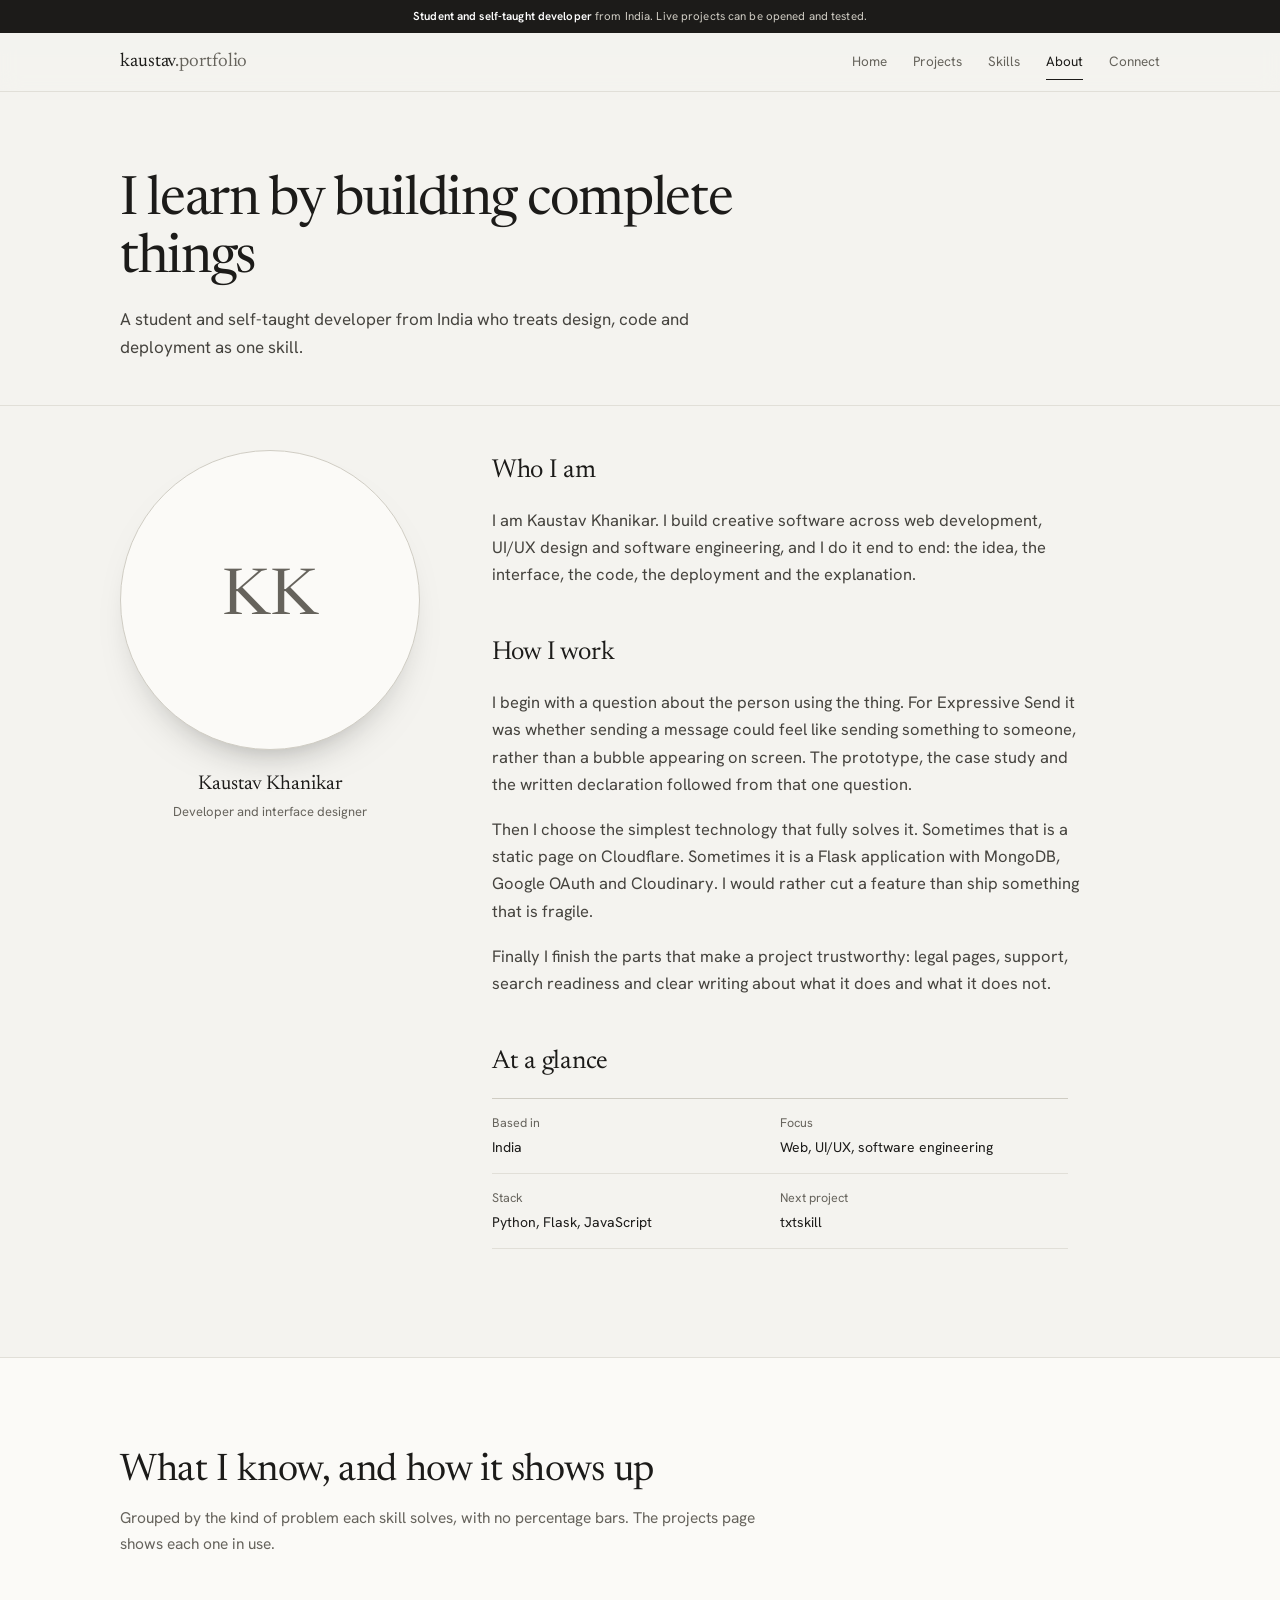
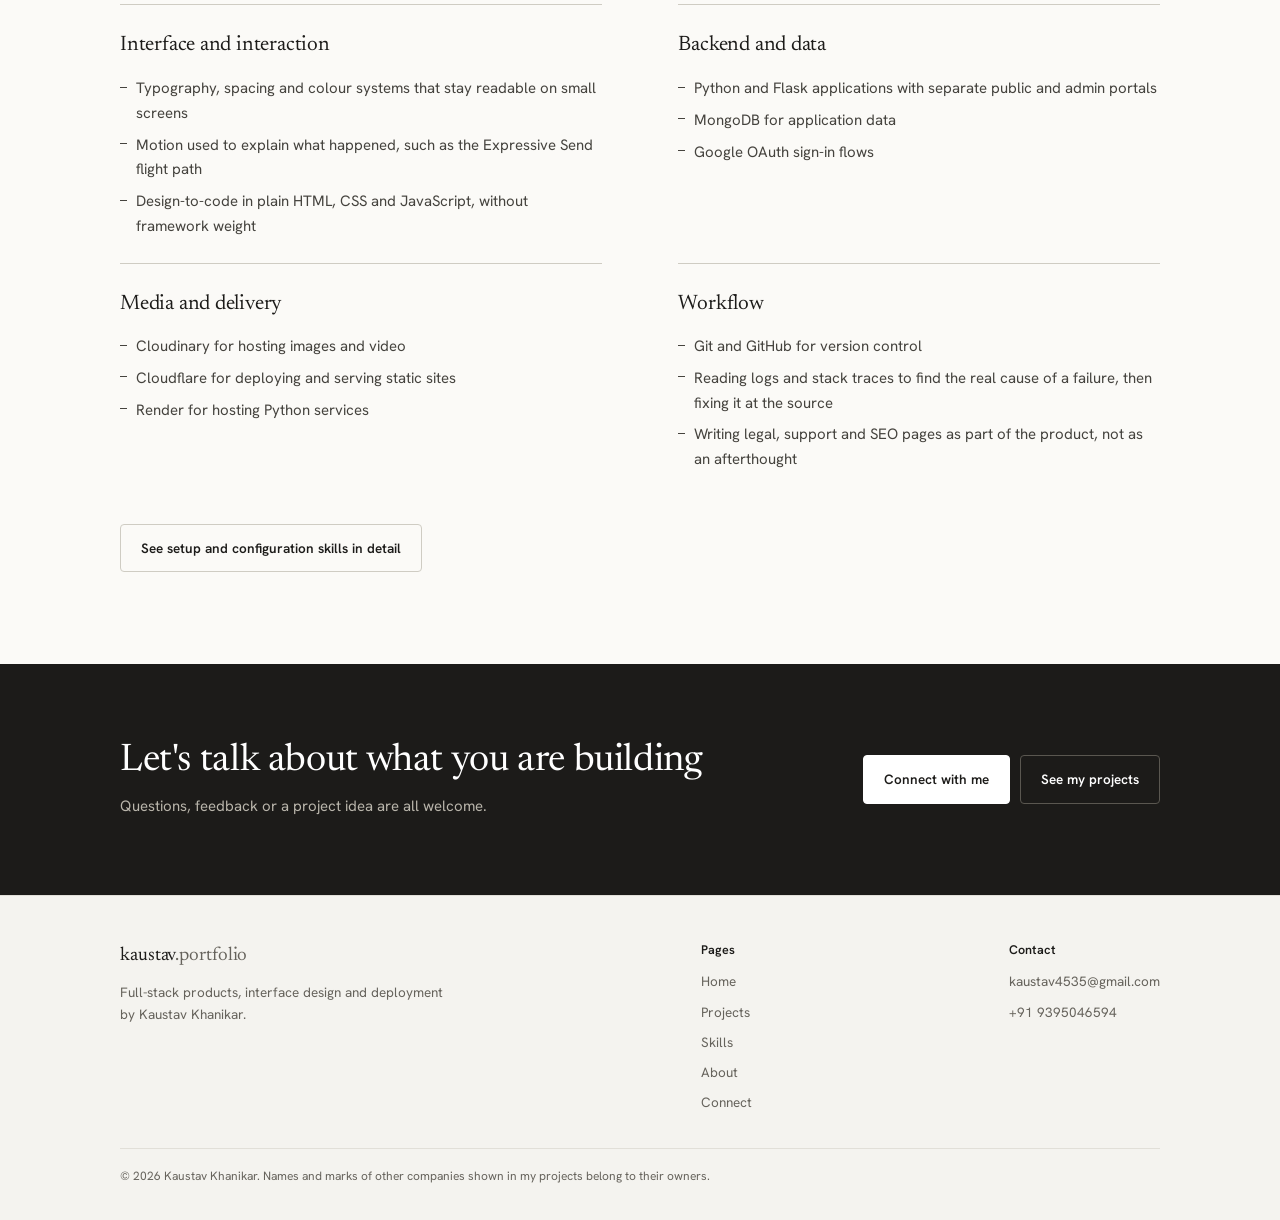
<file: about.html>
<!DOCTYPE html>
<html lang="en">
<head>
  <meta charset="utf-8">
  <meta name="viewport" content="width=device-width, initial-scale=1">
  <title>About — Kaustav Khanikar</title>
  <meta name="description" content="About Kaustav Khanikar, a student and self-taught developer from India building full-stack web products and interaction concepts.">
  <meta name="theme-color" content="#f4f3ef">
  <link rel="icon" href="favicon.svg" type="image/svg+xml">
  <link rel="preconnect" href="https://fonts.googleapis.com">
  <link rel="preconnect" href="https://fonts.gstatic.com" crossorigin>
  <link href="https://fonts.googleapis.com/css2?family=Hanken+Grotesk:wght@400;500;600&family=Newsreader:opsz,wght@6..72,400;6..72,500&display=swap" rel="stylesheet">
  <link rel="stylesheet" href="assets/css/style.css">
</head>
<body>
<a class="skip" href="#main">Skip to content</a>
<div class="strip"><strong>Student and self-taught developer</strong> from India. Live projects can be opened and tested.</div>

<header class="site-header">
  <div class="wrap">
    <a class="brand" href="index.html">kaustav<span>.portfolio</span></a>
    <button class="menu-btn" aria-controls="nav" aria-expanded="false">Menu</button>
    <nav class="nav" id="nav" aria-label="Main">
      <a href="index.html">Home</a>
      <a href="projects.html">Projects</a>
      <a href="skills.html">Skills</a>
      <a href="about.html" aria-current="page">About</a>
      <a href="contact.html">Connect</a>
    </nav>
  </div>
</header>

<main id="main">
  <section class="page-head">
    <div class="wrap">
      <h1>I learn by building complete things</h1>
      <p>A student and self-taught developer from India who treats design, code and deployment as one skill.</p>
    </div>
  </section>

  <section class="section" style="padding-top:44px">
    <div class="wrap about-grid">
      <figure class="portrait" style="margin:0">
        <div class="ph-img" data-profile></div>
        <figcaption><b>Kaustav Khanikar</b>Developer and interface designer</figcaption>
      </figure>

      <div class="prose">
        <h2>Who I am</h2>
        <p>I am Kaustav Khanikar. I build creative software across web development, UI/UX design and software engineering, and I do it end to end: the idea, the interface, the code, the deployment and the explanation.</p>

        <h2>How I work</h2>
        <p>I begin with a question about the person using the thing. For Expressive Send it was whether sending a message could feel like sending something to someone, rather than a bubble appearing on screen. The prototype, the case study and the written declaration followed from that one question.</p>
        <p>Then I choose the simplest technology that fully solves it. Sometimes that is a static page on Cloudflare. Sometimes it is a Flask application with MongoDB, Google OAuth and Cloudinary. I would rather cut a feature than ship something that is fragile.</p>
        <p>Finally I finish the parts that make a project trustworthy: legal pages, support, search readiness and clear writing about what it does and what it does not.</p>

        <h2>At a glance</h2>
        <dl class="facts">
          <div><dt>Based in</dt><dd>India</dd></div>
          <div><dt>Focus</dt><dd>Web, UI/UX, software engineering</dd></div>
          <div><dt>Stack</dt><dd>Python, Flask, JavaScript</dd></div>
          <div><dt>Next project</dt><dd>txtskill</dd></div>
        </dl>
      </div>
    </div>
  </section>

  <section class="section paper">
    <div class="wrap">
      <div class="sec-head">
        <h2>What I know, and how it shows up</h2>
        <p>Grouped by the kind of problem each skill solves, with no percentage bars. The projects page shows each one in use.</p>
      </div>
      <div class="know" id="knowledge"></div>
      <p style="margin-top:28px"><a class="btn" href="skills.html">See setup and configuration skills in detail</a></p>
    </div>
  </section>

  <section class="band">
    <div class="wrap">
      <div>
        <h2>Let's talk about what you are building</h2>
        <p>Questions, feedback or a project idea are all welcome.</p>
      </div>
      <div style="display:flex;gap:10px;flex-wrap:wrap">
        <a class="btn" href="contact.html">Connect with me</a>
        <a class="btn ghost" href="projects.html">See my projects</a>
      </div>
    </div>
  </section>
</main>

<footer class="site-footer">
  <div class="wrap">
    <div class="foot">
      <div>
        <a class="brand" href="index.html">kaustav<span>.portfolio</span></a>
        <p>Full-stack products, interface design and deployment by Kaustav Khanikar.</p>
      </div>
      <div>
        <h4>Pages</h4>
        <ul>
          <li><a href="index.html">Home</a></li>
          <li><a href="projects.html">Projects</a></li>
          <li><a href="skills.html">Skills</a></li>
          <li><a href="about.html">About</a></li>
          <li><a href="contact.html">Connect</a></li>
        </ul>
      </div>
      <div>
        <h4>Contact</h4>
        <ul>
          <li><a data-email href="mailto:kaustav4535@gmail.com">kaustav4535@gmail.com</a></li>
          <li><a data-phone href="tel:+919395046594">+91 9395046594</a></li>
        </ul>
      </div>
    </div>
    <p class="legal">&copy; <span data-year>2026</span> Kaustav Khanikar. Names and marks of other companies shown in my projects belong to their owners.</p>
  </div>
</footer>

<script src="assets/js/config.js"></script>
<script src="assets/js/main.js"></script>
</body>
</html>
</file>
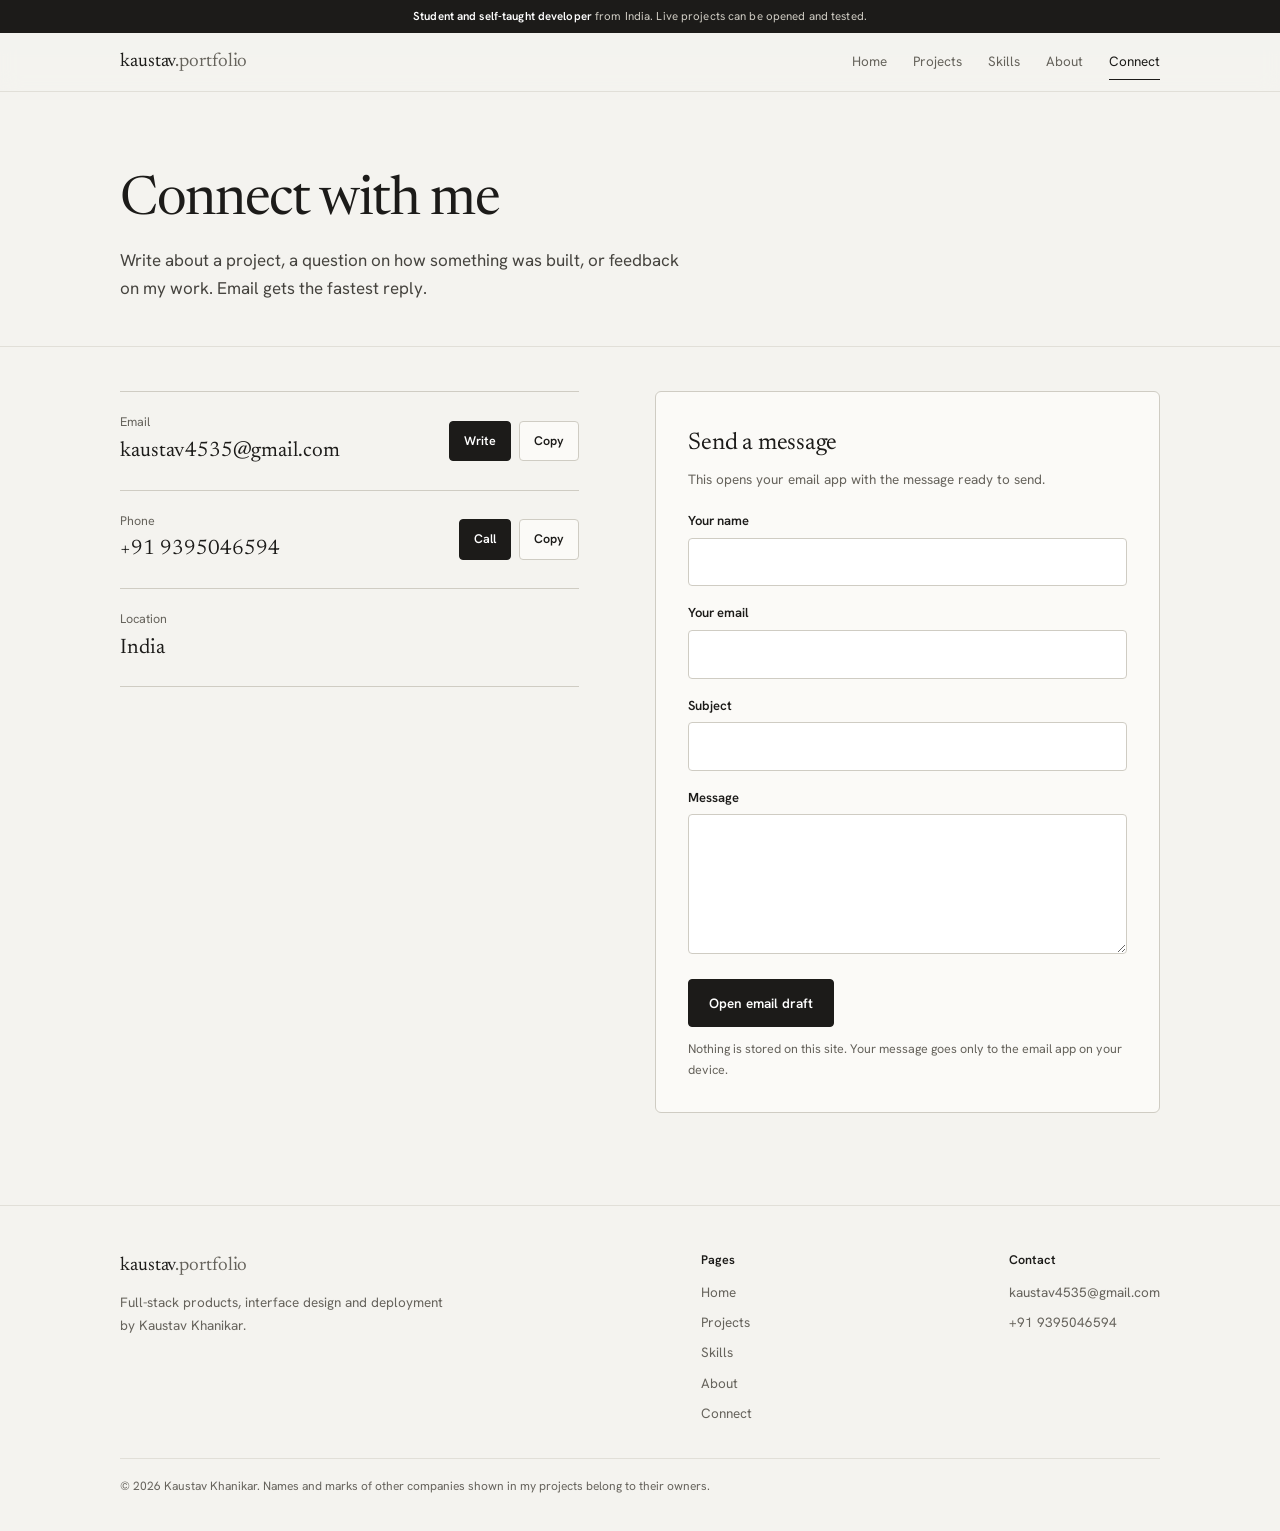
<file: contact.html>
<!DOCTYPE html>
<html lang="en">
<head>
  <meta charset="utf-8">
  <meta name="viewport" content="width=device-width, initial-scale=1">
  <title>Connect — Kaustav Khanikar</title>
  <meta name="description" content="Contact Kaustav Khanikar by email or phone.">
  <meta name="theme-color" content="#f4f3ef">
  <link rel="icon" href="favicon.svg" type="image/svg+xml">
  <link rel="preconnect" href="https://fonts.googleapis.com">
  <link rel="preconnect" href="https://fonts.gstatic.com" crossorigin>
  <link href="https://fonts.googleapis.com/css2?family=Hanken+Grotesk:wght@400;500;600&family=Newsreader:opsz,wght@6..72,400;6..72,500&display=swap" rel="stylesheet">
  <link rel="stylesheet" href="assets/css/style.css">
</head>
<body>
<a class="skip" href="#main">Skip to content</a>
<div class="strip"><strong>Student and self-taught developer</strong> from India. Live projects can be opened and tested.</div>

<header class="site-header">
  <div class="wrap">
    <a class="brand" href="index.html">kaustav<span>.portfolio</span></a>
    <button class="menu-btn" aria-controls="nav" aria-expanded="false">Menu</button>
    <nav class="nav" id="nav" aria-label="Main">
      <a href="index.html">Home</a>
      <a href="projects.html">Projects</a>
      <a href="skills.html">Skills</a>
      <a href="about.html">About</a>
      <a href="contact.html" aria-current="page">Connect</a>
    </nav>
  </div>
</header>

<main id="main">
  <section class="page-head">
    <div class="wrap">
      <h1>Connect with me</h1>
      <p>Write about a project, a question on how something was built, or feedback on my work. Email gets the fastest reply.</p>
    </div>
  </section>

  <section class="section" style="padding-top:44px">
    <div class="wrap contact-grid">
      <dl class="clist" style="margin:0">
        <div class="crow">
          <div><dt>Email</dt><dd><a data-email href="mailto:kaustav4535@gmail.com" style="text-decoration:none">kaustav4535@gmail.com</a></dd></div>
          <div class="acts">
            <a class="btn small dark" data-mailto href="mailto:kaustav4535@gmail.com">Write</a>
            <button class="btn small" type="button" data-copy="email">Copy</button>
          </div>
        </div>
        <div class="crow">
          <div><dt>Phone</dt><dd><a data-phone href="tel:+919395046594" style="text-decoration:none">+91 9395046594</a></dd></div>
          <div class="acts">
            <a class="btn small dark" data-tel href="tel:+919395046594">Call</a>
            <button class="btn small" type="button" data-copy="phone">Copy</button>
          </div>
        </div>
        <div class="crow">
          <div><dt>Location</dt><dd>India</dd></div>
        </div>
      </dl>

      <form class="form" id="contact-form" novalidate>
        <h2>Send a message</h2>
        <p class="hint">This opens your email app with the message ready to send.</p>
        <div class="field"><label for="f-name">Your name</label><input id="f-name" name="name" type="text" autocomplete="name" required></div>
        <div class="field"><label for="f-email">Your email</label><input id="f-email" name="email" type="email" autocomplete="email" required></div>
        <div class="field"><label for="f-subject">Subject</label><input id="f-subject" name="subject" type="text"></div>
        <div class="field"><label for="f-msg">Message</label><textarea id="f-msg" name="message" required></textarea></div>
        <button class="btn dark" type="submit">Open email draft</button>
        <p class="note">Nothing is stored on this site. Your message goes only to the email app on your device.</p>
      </form>
    </div>
  </section>
</main>

<footer class="site-footer">
  <div class="wrap">
    <div class="foot">
      <div>
        <a class="brand" href="index.html">kaustav<span>.portfolio</span></a>
        <p>Full-stack products, interface design and deployment by Kaustav Khanikar.</p>
      </div>
      <div>
        <h4>Pages</h4>
        <ul>
          <li><a href="index.html">Home</a></li>
          <li><a href="projects.html">Projects</a></li>
          <li><a href="skills.html">Skills</a></li>
          <li><a href="about.html">About</a></li>
          <li><a href="contact.html">Connect</a></li>
        </ul>
      </div>
      <div>
        <h4>Contact</h4>
        <ul>
          <li><a data-email href="mailto:kaustav4535@gmail.com">kaustav4535@gmail.com</a></li>
          <li><a data-phone href="tel:+919395046594">+91 9395046594</a></li>
        </ul>
      </div>
    </div>
    <p class="legal">&copy; <span data-year>2026</span> Kaustav Khanikar. Names and marks of other companies shown in my projects belong to their owners.</p>
  </div>
</footer>

<script src="assets/js/config.js"></script>
<script src="assets/js/main.js"></script>
</body>
</html>
</file>
<file: assets/css/style.css>
/* kaustav.portfolio — stylesheet */

:root {
  --bg: #f4f3ef;
  --paper: #fbfaf7;
  --ink: #1c1b19;
  --ink-2: #45433e;
  --mute: #66635c;
  --line: #e1dfd8;
  --line-2: #cfccc3;
  --dark: #1c1b19;
  --g1: #9a4cd2;
  --g2: #ee7340;
  --grad: linear-gradient(100deg, var(--g1) 0%, #d65aa8 52%, var(--g2) 100%);
  --serif: "Newsreader", "Noto Serif", Georgia, "Times New Roman", serif;
  --sans: "Hanken Grotesk", system-ui, -apple-system, "Segoe UI", Roboto, sans-serif;
  --wrap: 1120px;
  --gut: clamp(20px, 5vw, 40px);
}

*, *::before, *::after { box-sizing: border-box; }
html { -webkit-text-size-adjust: 100%; scroll-behavior: smooth; }
body {
  margin: 0;
  background: var(--bg);
  color: var(--ink);
  font-family: var(--sans);
  font-size: 16px;
  line-height: 1.65;
  -webkit-font-smoothing: antialiased;
  text-rendering: optimizeLegibility;
}
img, video { max-width: 100%; display: block; }
a { color: inherit; }
h1, h2, h3, h4 { font-family: var(--serif); font-weight: 400; margin: 0; letter-spacing: -0.01em; }
p { margin: 0; }
ul { margin: 0; padding: 0; list-style: none; }
button { font: inherit; color: inherit; }

:focus-visible { outline: 2px solid var(--g1); outline-offset: 3px; border-radius: 3px; }
.skip { position: absolute; left: -999px; top: 8px; background: var(--dark); color: #fff; padding: 8px 14px; z-index: 100; }
.skip:focus { left: 8px; }

.wrap { width: 100%; max-width: var(--wrap); margin: 0 auto; padding: 0 var(--gut); }
.grad-text { background: var(--grad); -webkit-background-clip: text; background-clip: text; color: transparent; }

/* ---------- top strip + header ---------- */
.strip {
  background: var(--dark);
  color: #cfccc3;
  font-size: 11.5px;
  text-align: center;
  padding: 7px 12px;
  letter-spacing: 0.01em;
}
.strip strong { color: #fff; font-weight: 600; }

.site-header {
  position: sticky; top: 0; z-index: 50;
  background: rgba(244, 243, 239, 0.92);
  -webkit-backdrop-filter: blur(10px); backdrop-filter: blur(10px);
  border-bottom: 1px solid var(--line);
}
.site-header .wrap { display: flex; align-items: center; justify-content: space-between; height: 58px; }
.brand { font-family: var(--serif); font-size: 19px; text-decoration: none; letter-spacing: -0.005em; }
.brand span { color: var(--mute); }
.nav { display: flex; gap: 26px; }
.nav a { font-size: 13.5px; color: var(--mute); text-decoration: none; padding: 6px 0; border-bottom: 1px solid transparent; }
.nav a:hover { color: var(--ink); }
.nav a[aria-current="page"] { color: var(--ink); border-bottom-color: var(--ink); }
.menu-btn { display: none; background: none; border: 1px solid var(--line-2); border-radius: 6px; padding: 6px 12px; font-size: 13px; cursor: pointer; }

@media (max-width: 720px) {
  .menu-btn { display: block; }
  .nav {
    display: none; position: absolute; left: 0; right: 0; top: 58px;
    flex-direction: column; gap: 0;
    background: var(--bg); border-bottom: 1px solid var(--line);
    padding: 6px var(--gut) 14px;
  }
  .nav.open { display: flex; }
  .nav a { padding: 12px 0; border-bottom: 1px solid var(--line); font-size: 15px; }
  .nav a[aria-current="page"] { border-bottom-color: var(--line); font-weight: 600; }
}

/* ---------- buttons ---------- */
.btn {
  display: inline-flex; align-items: center; gap: 8px;
  font-family: var(--sans); font-size: 13.5px; font-weight: 600;
  padding: 12px 20px; border-radius: 4px;
  border: 1px solid var(--line-2); background: var(--paper); color: var(--ink);
  text-decoration: none; cursor: pointer;
  transition: background .15s, border-color .15s, color .15s;
}
.btn:hover { border-color: var(--ink); }
.btn.dark { background: var(--dark); color: #fff; border-color: var(--dark); }
.btn.dark:hover { background: #000; }
.btn.small { padding: 9px 14px; font-size: 12.5px; }
.btn[aria-disabled="true"] { opacity: .55; pointer-events: none; }

/* ---------- hero ---------- */
.hero { padding: clamp(36px, 7vw, 84px) 0 clamp(48px, 8vw, 96px); }
.hero .wrap { display: grid; grid-template-columns: 1.15fr 0.85fr; gap: clamp(32px, 6vw, 80px); align-items: center; }
.chip {
  display: inline-flex; align-items: center; gap: 8px;
  font-size: 11.5px; color: var(--mute);
  border: 1px solid var(--line); background: var(--paper);
  padding: 5px 12px; border-radius: 999px; margin-bottom: 22px;
}
.chip i { width: 7px; height: 7px; border-radius: 50%; background: var(--grad); display: block; }
.hero h1 { font-size: clamp(36px, 6.2vw, 64px); line-height: 1.06; letter-spacing: -0.025em; }
.hero .lead { margin-top: 22px; font-size: clamp(16px, 2vw, 18.5px); color: var(--ink-2); max-width: 30em; }
.hero .sub { margin-top: 14px; color: var(--mute); font-size: 14.5px; max-width: 34em; }
.hero .cta { display: flex; flex-wrap: wrap; gap: 10px; margin-top: 30px; }

.hero-facts { display: flex; flex-wrap: wrap; gap: 8px 28px; margin-top: 38px; padding-top: 22px; border-top: 1px solid var(--line); font-size: 13px; color: var(--mute); }
.hero-facts b { display: block; color: var(--ink); font-family: var(--serif); font-weight: 400; font-size: 17px; }

@media (max-width: 860px) {
  .hero .wrap { grid-template-columns: 1fr; }
  .phone-col { order: -1; }
}

.hero .reveal { animation: rise .7s cubic-bezier(.2,.7,.2,1) both; }
.hero .reveal:nth-child(2) { animation-delay: .08s; }
.hero .reveal:nth-child(3) { animation-delay: .16s; }
.hero .reveal:nth-child(4) { animation-delay: .24s; }
@keyframes rise { from { opacity: 0; transform: translateY(14px); } to { opacity: 1; transform: none; } }

/* ---------- phone mockup ---------- */
.phone-col { display: flex; flex-direction: column; align-items: center; }
.phone {
  position: relative; width: min(280px, 72vw); aspect-ratio: 9 / 19;
  background: #0d0d0f; border-radius: 40px; padding: 9px;
  box-shadow: 0 0 0 1.5px #2b2b2f, 0 40px 70px -28px rgba(28,27,25,.55), 0 14px 28px -14px rgba(28,27,25,.35);
}
.phone::before { /* side button */
  content: ""; position: absolute; right: -3px; top: 22%; width: 3px; height: 54px; background: #2b2b2f; border-radius: 0 3px 3px 0;
}
.screen { position: relative; width: 100%; height: 100%; border-radius: 32px; overflow: hidden; background: #111; isolation: isolate; }
.screen video { width: 100%; height: 100%; object-fit: cover; }
.island { position: absolute; top: 10px; left: 50%; width: 30%; height: 20px; background: #000; border-radius: 12px; transform: translateX(-50%); z-index: 5; }

.screen-ctrl { position: absolute; left: 0; right: 0; bottom: 0; z-index: 5; padding: 40px 16px 16px; background: linear-gradient(transparent, rgba(0,0,0,.55)); display: flex; align-items: center; gap: 10px; color: #fff; font-size: 11px; }
.bar { flex: 1; height: 3px; background: rgba(255,255,255,.28); border-radius: 3px; overflow: hidden; }
.bar > i { display: block; height: 100%; width: 0; background: #fff; }
.mute-btn { background: rgba(255,255,255,.16); border: 0; color: #fff; width: 30px; height: 30px; border-radius: 50%; cursor: pointer; font-size: 13px; line-height: 1; }
.mute-btn:hover { background: rgba(255,255,255,.28); }

/* built-in intro screen (shown when no video URL is set) */
.intro-screen {
  position: absolute; inset: 0; display: flex; flex-direction: column; justify-content: center;
  padding: 0 24px; color: #fff;
  background:
    radial-gradient(120% 70% at 85% 0%, rgba(154,76,210,.55), transparent 60%),
    radial-gradient(120% 70% at 0% 100%, rgba(238,115,64,.5), transparent 60%),
    #151416;
}
.intro-screen .k { font-size: 11px; color: #b8b4ab; margin-bottom: 14px; }
.intro-screen .t { font-family: var(--serif); font-size: 30px; line-height: 1.1; letter-spacing: -.02em; }
.intro-screen .t em { font-style: normal; }
.intro-screen .s { margin-top: 14px; font-size: 12.5px; color: #d6d2c8; line-height: 1.5; }
.intro-screen ul { margin-top: 22px; font-size: 12px; color: #e8e4da; display: grid; gap: 9px; }
.intro-screen li { display: flex; gap: 10px; align-items: baseline; opacity: 0; animation: lineIn 10s infinite; }
.intro-screen li::before { content: ""; width: 5px; height: 5px; border-radius: 50%; background: #fff; flex: none; transform: translateY(-1px); }
.intro-screen li:nth-child(1) { animation-delay: 0s; }
.intro-screen li:nth-child(2) { animation-delay: 2s; }
.intro-screen li:nth-child(3) { animation-delay: 4s; }
.intro-screen li:nth-child(4) { animation-delay: 6s; }
@keyframes lineIn { 0%, 3% { opacity: 0; transform: translateY(6px); } 9%, 92% { opacity: 1; transform: none; } 100% { opacity: 0; } }
.phone-cap { margin-top: 16px; font-size: 12px; color: var(--mute); text-align: center; }

/* ---------- sections ---------- */
.section { padding: clamp(48px, 8vw, 92px) 0; border-top: 1px solid var(--line); }
.section.paper { background: var(--paper); }
.sec-head { max-width: 40em; margin-bottom: clamp(28px, 4vw, 48px); }
.sec-head h2 { font-size: clamp(27px, 4vw, 38px); line-height: 1.15; }
.sec-head p { margin-top: 12px; color: var(--mute); font-size: 15.5px; }

/* approach columns */
.cols { display: grid; grid-template-columns: repeat(3, 1fr); border-top: 1px solid var(--line-2); }
.col { padding: 26px 26px 6px 0; }
.col + .col { padding-left: 26px; border-left: 1px solid var(--line); }
.col h3 { font-size: 21px; margin-bottom: 10px; }
.col p { color: var(--ink-2); font-size: 15px; }
@media (max-width: 820px) {
  .cols { grid-template-columns: 1fr; }
  .col, .col + .col { padding: 22px 0; border-left: 0; border-bottom: 1px solid var(--line); }
}

/* ---------- project rows ---------- */
.plist { border-top: 1px solid var(--line-2); }
.prow { display: grid; grid-template-columns: 1fr 340px; gap: clamp(24px, 5vw, 64px); padding: clamp(26px, 4vw, 44px) 0; border-bottom: 1px solid var(--line-2); align-items: start; }
.prow:nth-child(even) { grid-template-columns: 340px 1fr; }
.prow:nth-child(even) .pbody { order: 2; }
.pmeta { display: flex; flex-wrap: wrap; align-items: center; gap: 10px; font-size: 12.5px; color: var(--mute); margin-bottom: 10px; }
.status { display: inline-flex; align-items: center; gap: 6px; border: 1px solid var(--line-2); border-radius: 999px; padding: 2px 10px; font-size: 11.5px; background: var(--paper); color: var(--ink-2); }
.status::before { content: ""; width: 6px; height: 6px; border-radius: 50%; background: #9a958a; }
.status.live::before { background: #2f9e5f; }
.status.upcoming::before { background: var(--g2); }
.pbody h3 { font-size: clamp(25px, 3.4vw, 32px); line-height: 1.15; }
.pbody .sum { margin-top: 12px; color: var(--ink-2); font-size: 15.5px; max-width: 36em; }
.pbody .dep { margin-top: 14px; padding-left: 14px; border-left: 2px solid var(--line-2); color: var(--mute); font-size: 14.5px; max-width: 36em; }
.tags { display: flex; flex-wrap: wrap; gap: 6px; margin-top: 18px; }
.tags li { font-size: 12px; color: var(--ink-2); border: 1px solid var(--line-2); border-radius: 4px; padding: 2px 9px; background: var(--paper); }
.pact { margin-top: 22px; display: flex; gap: 10px; flex-wrap: wrap; align-items: center; }
.pact .url { font-size: 12.5px; color: var(--mute); overflow-wrap: anywhere; }

.shot {
  position: relative; display: block; aspect-ratio: 4 / 3; overflow: hidden;
  border: 1px solid var(--line-2); border-radius: 6px; background: var(--paper);
  box-shadow: 0 18px 34px -24px rgba(28,27,25,.5);
}
.shot img { width: 100%; height: 100%; object-fit: cover; object-position: top; }
.shot .bar-top { position: absolute; left: 0; right: 0; top: 0; height: 22px; background: #ecebe5; border-bottom: 1px solid var(--line); display: flex; align-items: center; gap: 5px; padding: 0 9px; z-index: 2; }
.shot .bar-top i { width: 6px; height: 6px; border-radius: 50%; background: #c7c4bb; }
.shot img { padding-top: 22px; }
.shot .ph { position: absolute; inset: 22px 0 0; display: flex; flex-direction: column; justify-content: flex-end; padding: 16px; background: linear-gradient(135deg, #f1efe9, #e6e3da); }
.shot .ph b { font-family: var(--serif); font-weight: 400; font-size: 28px; line-height: 1.1; }
.shot .ph span { font-size: 12px; color: var(--mute); margin-top: 4px; }
a.shot:hover { border-color: var(--ink); }

@media (max-width: 820px) {
  .prow, .prow:nth-child(even) { grid-template-columns: 1fr; }
  .prow .shot-wrap { order: -1; }
  .prow:nth-child(even) .pbody { order: 0; }
}

/* filters */
.filters { display: flex; flex-wrap: wrap; gap: 8px; margin-bottom: 26px; }
.filters button { background: var(--paper); border: 1px solid var(--line-2); border-radius: 999px; padding: 7px 16px; font-size: 13px; cursor: pointer; color: var(--ink-2); }
.filters button[aria-pressed="true"] { background: var(--dark); color: #fff; border-color: var(--dark); }

/* ---------- how I think ---------- */
.principles { display: grid; grid-template-columns: 1fr 1fr; gap: 0 clamp(28px, 6vw, 80px); }
.pr { padding: 24px 0; border-top: 1px solid var(--line-2); }
.pr h3 { font-size: 21px; margin-bottom: 8px; }
.pr p { color: var(--ink-2); font-size: 15px; max-width: 32em; }
.pr .ev { margin-top: 10px; font-size: 13px; color: var(--mute); }
@media (max-width: 820px) { .principles { grid-template-columns: 1fr; } }

/* ---------- knowledge ---------- */
.know { display: grid; grid-template-columns: repeat(2, 1fr); gap: 0 clamp(28px, 6vw, 80px); }
.kb { padding: 24px 0; border-top: 1px solid var(--line-2); }
.kb h3 { font-size: 21px; margin-bottom: 12px; }
.kb li { position: relative; padding-left: 16px; color: var(--ink-2); font-size: 15px; margin-top: 7px; }
.kb li::before { content: ""; position: absolute; left: 0; top: .7em; width: 7px; height: 1px; background: var(--ink-2); }
@media (max-width: 720px) { .know { grid-template-columns: 1fr; } }

/* ---------- CTA band ---------- */
.band { background: var(--dark); color: #fff; padding: clamp(44px, 7vw, 76px) 0; }
.band .wrap { display: flex; justify-content: space-between; align-items: center; gap: 28px; flex-wrap: wrap; }
.band h2 { font-size: clamp(26px, 4vw, 38px); max-width: 16em; line-height: 1.15; }
.band p { color: #b9b5ab; margin-top: 10px; font-size: 15px; max-width: 30em; }
.band .btn { background: #fff; color: var(--ink); border-color: #fff; }
.band .btn.ghost { background: transparent; color: #fff; border-color: #5a5750; }
.band .btn.ghost:hover { border-color: #fff; }

/* ---------- page head ---------- */
.page-head { padding: clamp(40px, 7vw, 80px) 0 clamp(28px, 4vw, 44px); }
.page-head h1 { font-size: clamp(34px, 5.5vw, 54px); line-height: 1.08; letter-spacing: -.025em; max-width: 14em; }
.page-head p { margin-top: 16px; color: var(--ink-2); font-size: 17px; max-width: 34em; }

/* ---------- about ---------- */
.about-grid { display: grid; grid-template-columns: 300px 1fr; gap: clamp(28px, 6vw, 72px); align-items: start; }
.portrait { position: sticky; top: 90px; }
.portrait .ph-img { width: 100%; aspect-ratio: 1 / 1; border: 1px solid var(--line-2); border-radius: 50%; overflow: hidden; background: var(--paper); padding: 6px; box-shadow: 0 22px 40px -28px rgba(28,27,25,.5); }
.portrait .ph-img > * { border-radius: 50%; }
.portrait img { width: 100%; height: 100%; object-fit: cover; object-position: center 20%; }
.portrait .fallback { width: 100%; height: 100%; display: grid; place-items: center; font-family: var(--serif); font-size: 64px; color: var(--mute); }
.portrait figcaption { margin-top: 18px; text-align: center; font-size: 13px; color: var(--mute); }
.portrait figcaption b { display: block; font-family: var(--serif); font-weight: 400; font-size: 20px; color: var(--ink); }
.prose p { color: var(--ink-2); font-size: 16.5px; max-width: 36em; }
.prose p + p { margin-top: 18px; }
.prose h2 { font-size: 26px; margin: 44px 0 14px; }
.prose h2:first-child { margin-top: 0; }
.facts { display: grid; grid-template-columns: 1fr 1fr; margin-top: 8px; border-top: 1px solid var(--line-2); max-width: 36em; }
.facts div { padding: 14px 0; border-bottom: 1px solid var(--line); font-size: 14px; }
.facts dt { color: var(--mute); font-size: 12.5px; }
.facts dd { margin: 2px 0 0; color: var(--ink); }
@media (max-width: 820px) {
  .about-grid { grid-template-columns: 1fr; }
  .portrait { position: static; max-width: 260px; margin: 0 auto; }
}

/* ---------- contact ---------- */
.contact-grid { display: grid; grid-template-columns: 1fr 1.1fr; gap: clamp(28px, 6vw, 80px); align-items: start; }
.clist { border-top: 1px solid var(--line-2); }
.crow { display: flex; justify-content: space-between; align-items: center; gap: 14px; padding: 20px 0; border-bottom: 1px solid var(--line-2); flex-wrap: wrap; }
.crow dt { font-size: 12.5px; color: var(--mute); }
.crow dd { margin: 2px 0 0; font-family: var(--serif); font-size: 21px; overflow-wrap: anywhere; }
.crow .acts { display: flex; gap: 8px; }
.form { background: var(--paper); border: 1px solid var(--line-2); border-radius: 6px; padding: clamp(20px, 4vw, 32px); }
.form h2 { font-size: 24px; margin-bottom: 4px; }
.form .hint { font-size: 13.5px; color: var(--mute); margin-bottom: 20px; }
.field { margin-bottom: 16px; }
.field label { display: block; font-size: 13px; font-weight: 600; margin-bottom: 6px; }
.field input, .field textarea {
  width: 100%; font: inherit; font-size: 15px; color: var(--ink);
  background: #fff; border: 1px solid var(--line-2); border-radius: 4px; padding: 11px 12px;
}
.field textarea { min-height: 140px; resize: vertical; }
.field input:focus, .field textarea:focus { outline: 2px solid var(--g1); outline-offset: 1px; border-color: transparent; }
.form .note { margin-top: 12px; font-size: 12.5px; color: var(--mute); }
@media (max-width: 820px) { .contact-grid { grid-template-columns: 1fr; } }

.toast {
  position: fixed; left: 50%; bottom: 24px; transform: translate(-50%, 20px);
  background: var(--dark); color: #fff; font-size: 13px; padding: 10px 18px; border-radius: 4px;
  opacity: 0; pointer-events: none; transition: opacity .2s, transform .2s; z-index: 90;
}
.toast.show { opacity: 1; transform: translate(-50%, 0); }

/* ---------- footer ---------- */
.site-footer { border-top: 1px solid var(--line); padding: 44px 0 34px; font-size: 13.5px; color: var(--mute); }
.foot { display: flex; justify-content: space-between; gap: 32px; flex-wrap: wrap; }
.foot .brand { color: var(--ink); }
.foot p { margin-top: 10px; max-width: 24em; }
.foot ul { display: grid; gap: 8px; }
.foot a { text-decoration: none; }
.foot a:hover { color: var(--ink); text-decoration: underline; }
.foot h4 { font-family: var(--sans); font-size: 12.5px; font-weight: 600; color: var(--ink); margin-bottom: 10px; letter-spacing: 0; }
.legal { margin-top: 34px; padding-top: 18px; border-top: 1px solid var(--line); font-size: 12px; }

@media (prefers-reduced-motion: reduce) {
  html { scroll-behavior: auto; }
  .hero .reveal, .intro-screen li { animation: none; opacity: 1; }
}

/* ---------- skills ---------- */
.thumb { width: 64px; height: 64px; flex: none; border: 1px solid var(--line-2); border-radius: 14px; background: #fff; display: grid; place-items: center; overflow: hidden; }
.thumb img { width: 100%; height: 100%; object-fit: contain; padding: 8px; }
.thumb b { font-family: var(--serif); font-weight: 400; font-size: 28px; color: var(--ink-2); background: var(--grad); -webkit-background-clip: text; background-clip: text; color: transparent; }

.steaser { display: grid; grid-template-columns: repeat(2, 1fr); gap: 0 clamp(28px, 6vw, 80px); border-top: 1px solid var(--line-2); }
.stile { display: flex; gap: 16px; align-items: center; padding: 18px 0; border-bottom: 1px solid var(--line-2); text-decoration: none; }
.stile h3 { font-size: 19px; line-height: 1.2; }
.stile p { font-size: 14px; color: var(--mute); margin-top: 3px; }
.stile:hover h3 { text-decoration: underline; text-underline-offset: 3px; }
@media (max-width: 720px) { .steaser { grid-template-columns: 1fr; } }

.jump { display: flex; flex-wrap: wrap; gap: 8px; margin-bottom: 8px; }
.jump a { font-size: 13px; text-decoration: none; border: 1px solid var(--line-2); background: var(--paper); border-radius: 999px; padding: 6px 14px; color: var(--ink-2); }
.jump a:hover { border-color: var(--ink); color: var(--ink); }

.srow { display: grid; grid-template-columns: 1fr 1.6fr; gap: clamp(24px, 5vw, 64px); padding: clamp(28px, 4vw, 44px) 0; border-bottom: 1px solid var(--line-2); scroll-margin-top: 80px; }
.srow:first-child { border-top: 1px solid var(--line-2); }
.shead { display: flex; gap: 18px; align-items: flex-start; }
.shead .thumb { width: 84px; height: 84px; border-radius: 18px; }
.shead h2 { font-size: clamp(23px, 3vw, 28px); line-height: 1.15; }
.shead p { margin-top: 8px; color: var(--mute); font-size: 14.5px; }
.sdetail { display: grid; grid-template-columns: 1fr 1fr; gap: 0 28px; }
.sdetail h3 { font-family: var(--sans); font-size: 12.5px; font-weight: 600; color: var(--mute); margin-bottom: 10px; letter-spacing: 0; }
.sdetail li { position: relative; padding-left: 16px; margin-top: 9px; font-size: 14.5px; color: var(--ink-2); }
.sdetail li::before { content: ""; position: absolute; left: 0; top: .72em; width: 7px; height: 1px; background: var(--ink-2); }
.sdetail ul:first-of-type li:first-child, .sdetail div li:first-child { margin-top: 0; }
@media (max-width: 900px) { .srow { grid-template-columns: 1fr; } }
@media (max-width: 560px) { .sdetail { grid-template-columns: 1fr; gap: 22px; } .shead .thumb { width: 64px; height: 64px; } }
</file>
